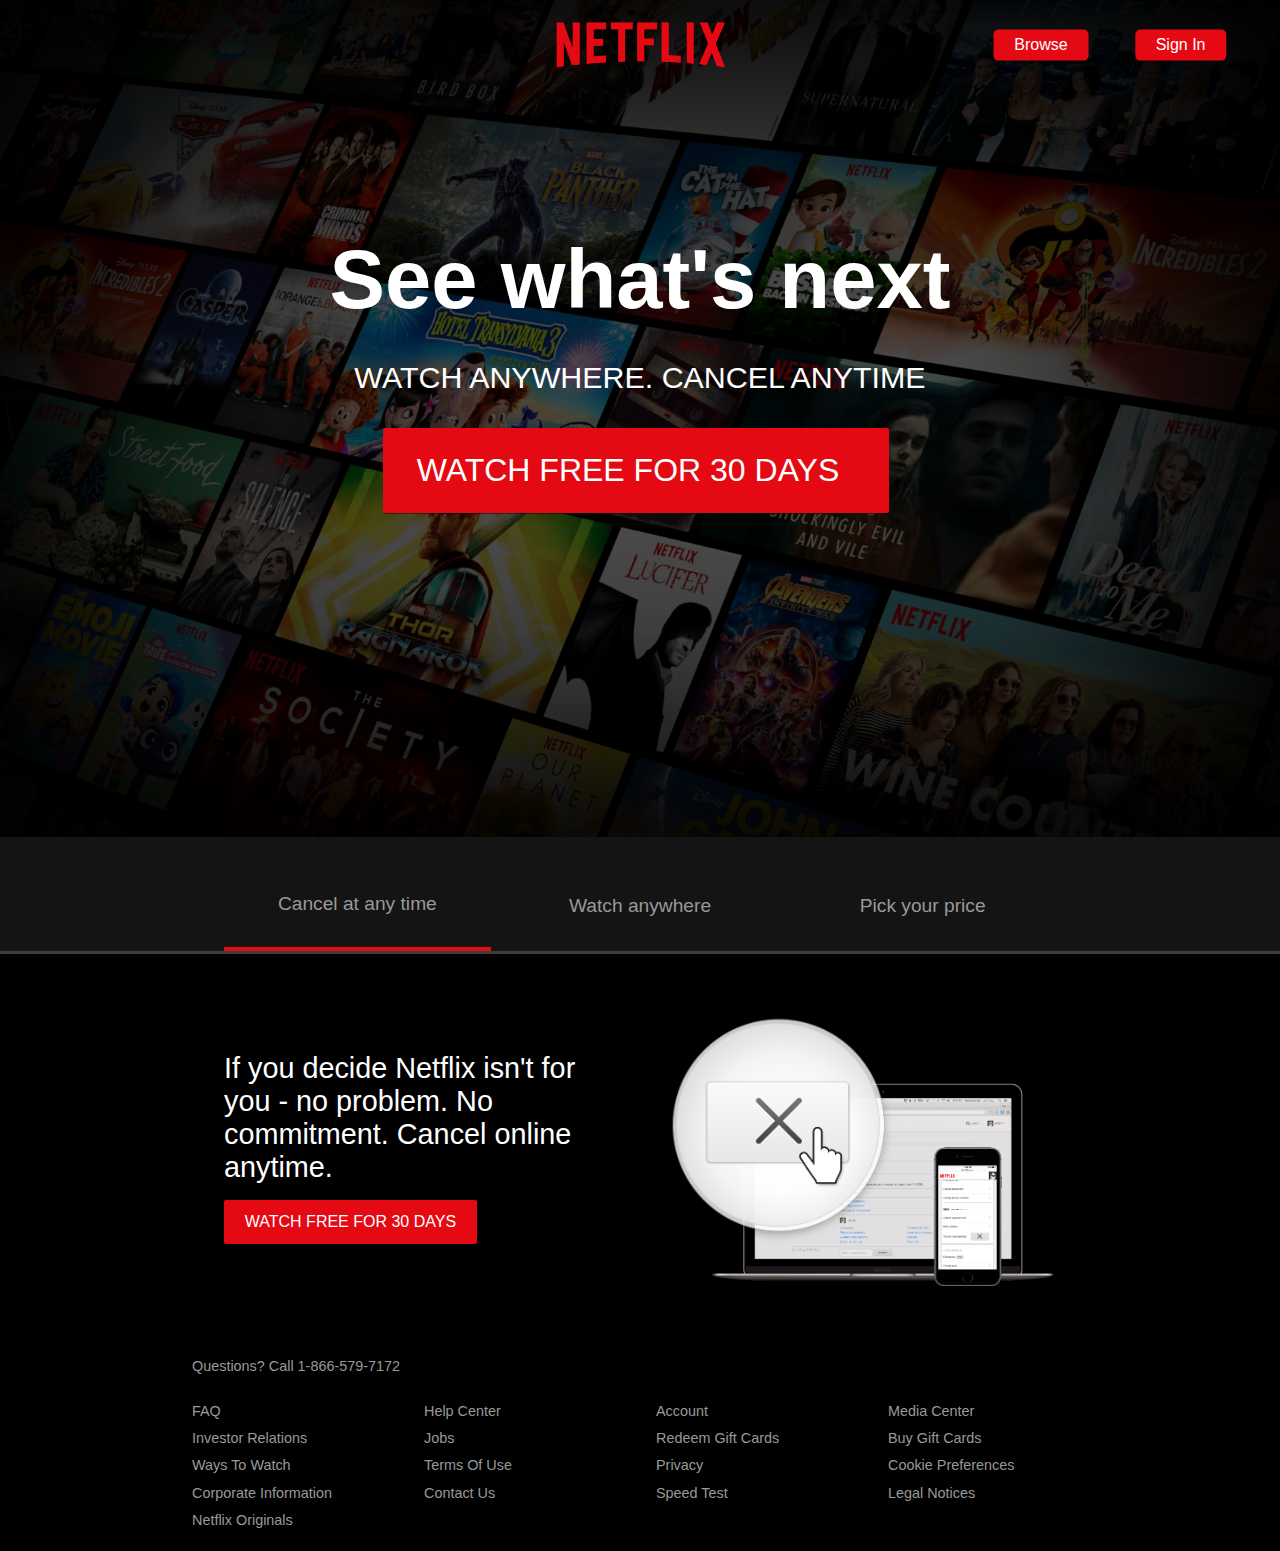
<file: index.html>
<!DOCTYPE html>
<html lang="en">

<head>
    <meta charset="UTF-8">
    <meta name="viewport" content="width=device-width, initial-scale=1.0">
    <title>Netflix Landing Page</title>
    <link rel="stylesheet" href="style.css">
</head>

<body>
    <header class="showcase">
        <div class="showcase-top">
            <img src="images/logo.png" alt="Logo" />
            <a href="/signin.html" class="btn btn-rounded">Sign In</a>
            <a href="/browsepage.html" class="browse browse">Browse</a>
        </div>

        <div class="showcase-content">
            <h1>See what's next</h1>
            <p>Watch anywhere. Cancel Anytime</p>
            <a href="#" class="btn btn-xl">Watch Free For 30 Days <i class="fas fa-chevron-right btn-icon"></i></a>
        </div>
    </header>
    <section class="tabs">
        <div class="container">
            <div id="tab-1" class="tab-item tab-border">
                <i class="fas fa-door-open fa-3x"></i>
                <p class="hide-sm">Cancel at any time</p>
            </div>
            <div id="tab-2" class="tab-item">
                <i class="fas fa-tablet-alt fa-3x"></i>
                <p class="hide-sm">Watch anywhere</p>
            </div>
            <div id="tab-3" class="tab-item">
                <i class="fas fa-tags fa-3x"></i>
                <p class="hide-sm">Pick your price</p>
            </div>
        </div>
    </section>

    <section class="tab-content">
        <div class="container">
            <!-- Tab Content 1 -->
            <div id="tab-1-content" class="tab-content-item show">
                <div class="tab-1-content-inner">
                    <div>
                        <p class="text-lg">
                            If you decide Netflix isn't for you - no problem. No commitment.
                            Cancel online anytime.
                        </p>
                        <a href="#" class="btn btn-lg">Watch Free For 30 Days</a>
                    </div>
                    <img src="images/tab-content-1.png" alt="" />
                </div>
            </div>

            <!-- Tab Content 2 -->
            <div id="tab-2-content" class="tab-content-item">
                <div class="tab-2-content-top">
                    <p class="text-lg">
                        Watch TV shows and movies anytime, anywhere — personalized for
                        you.
                    </p>
                    <a href="#" class="btn btn-lg">Watch Free For 30 Days</a>
                </div>
                <div class="tab-2-content-bottom">
                    <div>
                        <img src="images/tab-content-2-1.png" alt="" />
                        <p class="text-md">
                            Watch on your TV
                        </p>
                        <p class="text-dark">
                            Smart TVs, PlayStation, Xbox, Chromecast, Apple TV, Blu-ray
                            players and more.
                        </p>
                    </div>
                    <div>
                        <img src="images/tab-content-2-2.png" alt="" />
                        <p class="text-md">
                            Watch instantly or download for later
                        </p>
                        <p class="text-dark">
                            Available on phone and tablet, wherever you go.
                        </p>
                    </div>
                    <div>
                        <img src="images/tab-content-2-3.png" alt="" />
                        <p class="text-md">
                            Use any computer
                        </p>
                        <p class="text-dark">
                            Watch right on Netflix.com.
                        </p>
                    </div>
                </div>
            </div>

            <!-- Tab Content 3 -->
            <div id="tab-3-content" class="tab-content-item">
                <div class="text-center">
                    <p class="text-lg">
                        Choose one plan and watch everything on Netflix.
                    </p>
                    <a href="#" class="btn btn-lg">Watch Free For 30 Days</a>
                </div>

                <table class="table">
                    <thead>
                        <tr>
                            <th></th>
                            <th>Basic</th>
                            <th>Standard</th>
                            <th>Premium</th>
                        </tr>
                    </thead>
                    <tbody>
                        <tr>
                            <td>Monthly price after free month ends on 6/19/19</td>
                            <td>$8.99</td>
                            <td>$12.99</td>
                            <td>$15.99</td>
                        </tr>
                        <tr>
                            <td>HD Available</td>
                            <td><i class="fas fa-times"></i></td>
                            <td><i class="fas fa-check"></i></td>
                            <td><i class="fas fa-check"></i></td>
                        </tr>
                        <tr>
                            <td>Ultra HD Available</td>
                            <td><i class="fas fa-times"></i></td>
                            <td><i class="fas fa-times"></i></td>
                            <td><i class="fas fa-check"></i></td>
                        </tr>
                        <tr>
                            <td>Screens you can watch on at the same time</td>
                            <td>1</td>
                            <td>2</td>
                            <td>4</td>
                        </tr>
                        <tr>
                            <td>Watch on your laptop, TV, phone and tablet</td>
                            <td><i class="fas fa-check"></i></td>
                            <td><i class="fas fa-check"></i></td>
                            <td><i class="fas fa-check"></i></td>
                        </tr>
                        <tr>
                            <td>Unlimited movies and TV shows</td>
                            <td><i class="fas fa-check"></i></td>
                            <td><i class="fas fa-check"></i></td>
                            <td><i class="fas fa-check"></i></td>
                        </tr>
                        <tr>
                            <td>Cancel anytime</td>
                            <td><i class="fas fa-check"></i></td>
                            <td><i class="fas fa-check"></i></td>
                            <td><i class="fas fa-check"></i></td>
                        </tr>
                        <tr>
                            <td>First month free</td>
                            <td><i class="fas fa-check"></i></td>
                            <td><i class="fas fa-check"></i></td>
                            <td><i class="fas fa-check"></i></td>
                        </tr>
                    </tbody>
                </table>
            </div>
        </div>
    </section>

    <footer class="footer">
        <p>Questions? Call 1-866-579-7172</p>
        <div class="footer-cols">
            <ul>
                <li><a href="#">FAQ</a></li>
                <li><a href="#">Investor Relations</a></li>
                <li><a href="#">Ways To Watch</a></li>
                <li><a href="#">Corporate Information</a></li>
                <li><a href="#">Netflix Originals</a></li>
            </ul>
            <ul>
                <li><a href="#">Help Center</a></li>
                <li><a href="#">Jobs</a></li>
                <li><a href="#">Terms Of Use</a></li>
                <li><a href="#">Contact Us</a></li>
            </ul>
            <ul>
                <li><a href="#">Account</a></li>
                <li><a href="#">Redeem Gift Cards</a></li>
                <li><a href="#">Privacy</a></li>
                <li><a href="#">Speed Test</a></li>
            </ul>
            <ul>
                <li><a href="#">Media Center</a></li>
                <li><a href="#">Buy Gift Cards</a></li>
                <li><a href="#">Cookie Preferences</a></li>
                <li><a href="#">Legal Notices</a></li>
            </ul>
        </div>
        <script src="index.js"></script>
    </footer>
</body>

</html>
</file>
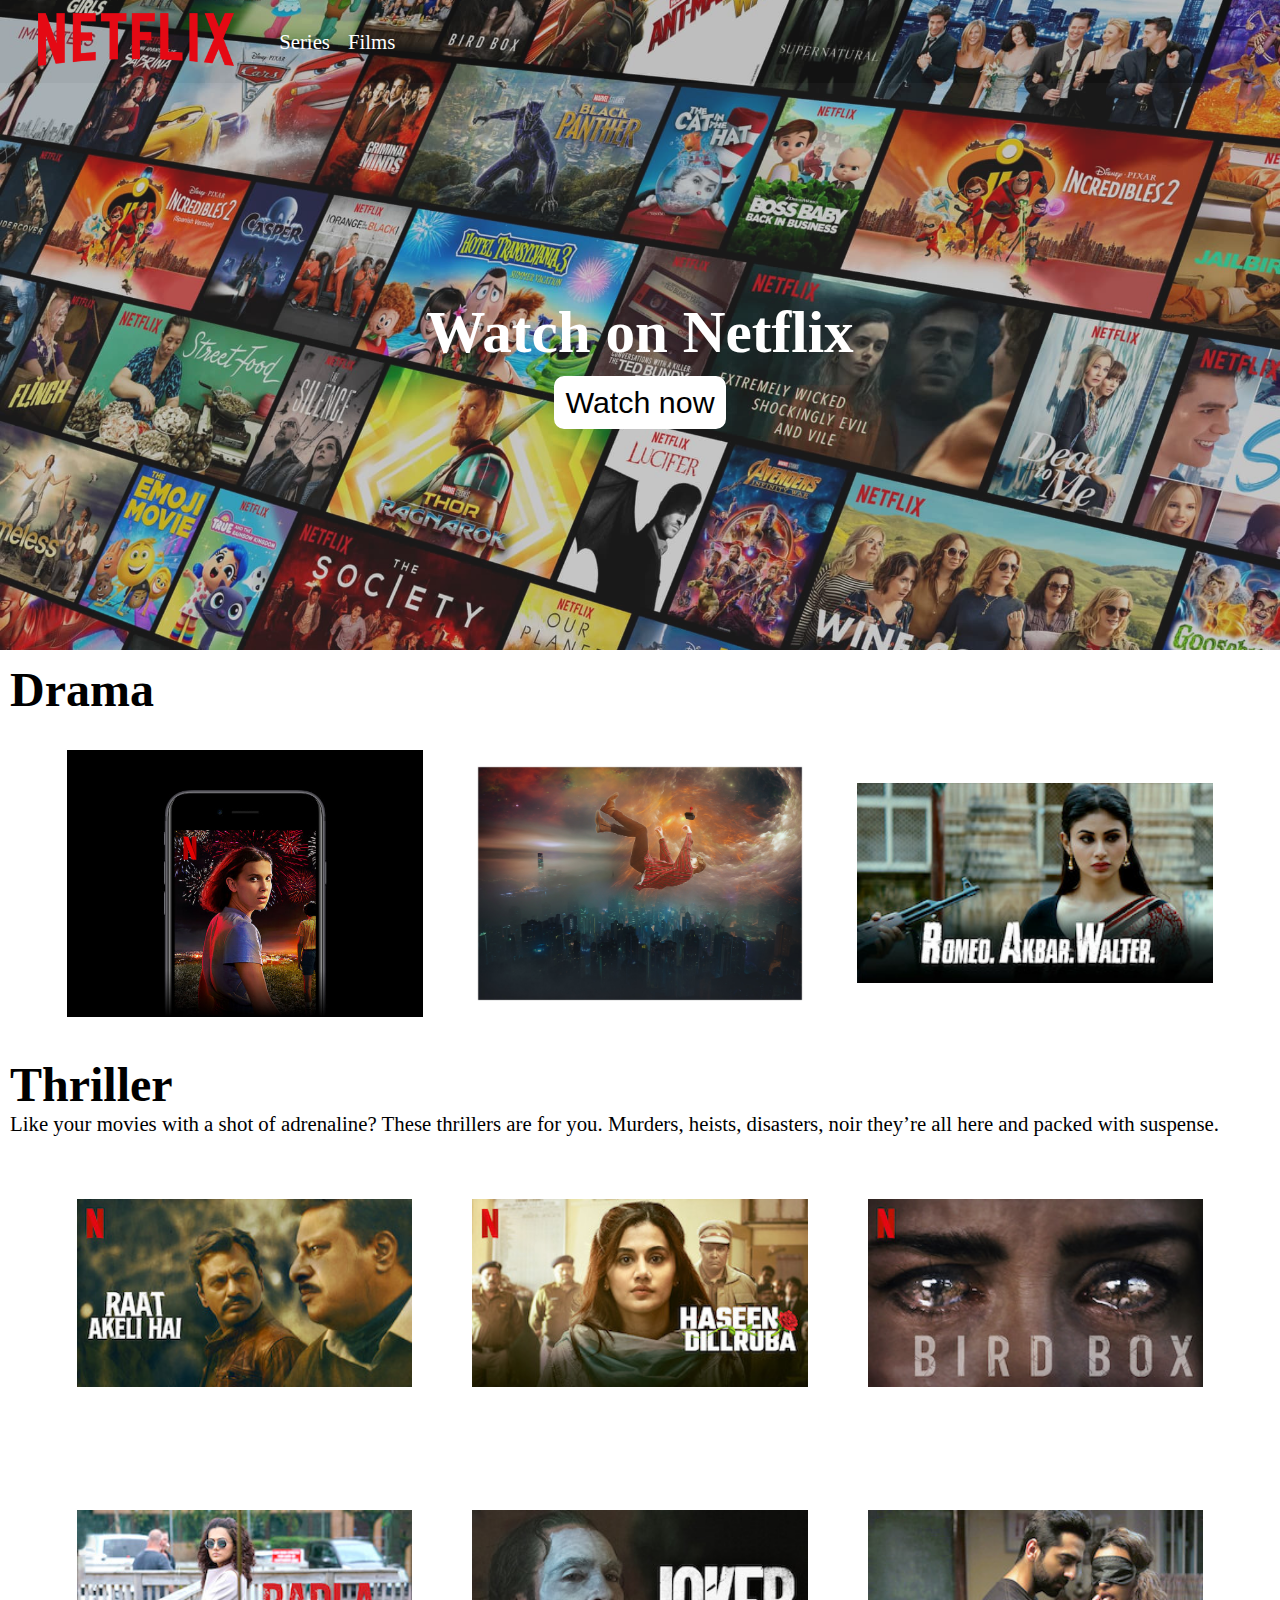
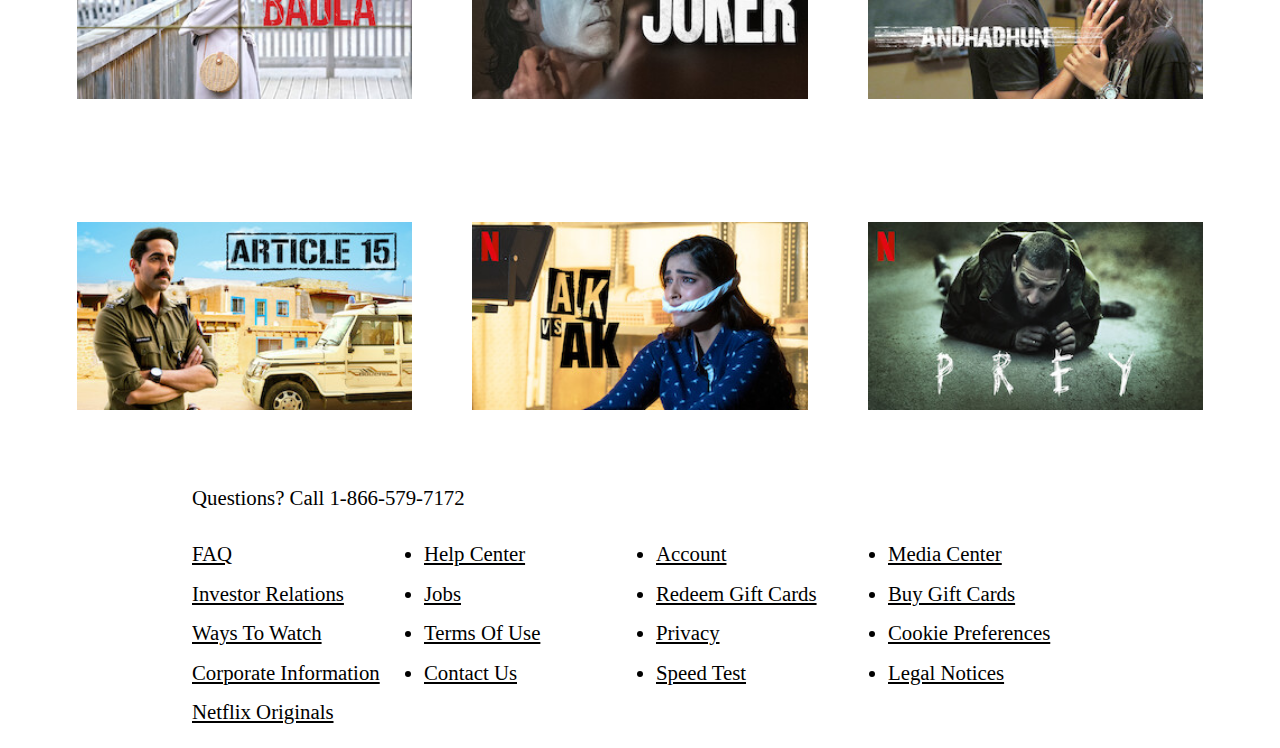
<file: browsepage.html>
<!DOCTYPE html>
<html lang="en">

<head>
    <meta charset="UTF-8">
    <meta name="viewport" content="width=device-width, initial-scale=1.0">
    <title>Browse page</title>
    <link rel="stylesheet" href="browsepage.css">
</head>

<body>
    <nav id="navbar">
        <div id="logo">
            <img src="images/logo.png" alt="Netflix">
        </div>
        <ul>
            <li class="items"><a href="">Series</a></li>
            <li class="items"><a href="">Films</a></li>
        </ul>
    </nav>
    <section id="series">
        <h1 class="h-primary">Watch on Netflix</h1>
        <button class="btn">Watch now</button>
    </section>
    <div id="films">
        <h1>Drama</h1>
        <div class="box">
            <img src="/images/series.jpg" alt="Stanger">
            <img src="/images/strange.jpg" alt="Falling">
            <img src="/images/raw.jpg" alt="Netflix">
        </div>
    </div>
    <div id="thriller">
        <h1>Thriller</h1>
        <p>Like your movies with a shot of adrenaline? These thrillers are for you. Murders, heists, disasters,
            noir
            they’re all here and packed with suspense.</p>
        <div class="box1">
            <img src="/images/rah.jpg" alt="">
            <img src="/images/hd.jpg" alt="">
            <img src="/images/bb.jpg" alt="">
        </div>
        <div class="box1">
            <img src="/images/badla.jpg" alt="">
            <img src="/images/joker.jpg" alt="">
            <img src="/images/andha.jpg" alt="">
        </div>
        <div class="box1">
            <img src="/images/a15.jpg" alt="">
            <img src="/images/ak.jpg" alt="">
            <img src="/images/pray.jpg" alt="">
        </div>
    </div>
    <footer class="footer">
        <p>Questions? Call 1-866-579-7172</p>
        <div class="footer-cols">
            <ul>
                <li><a href="#">FAQ</a></li>
                <li><a href="#">Investor Relations</a></li>
                <li><a href="#">Ways To Watch</a></li>
                <li><a href="#">Corporate Information</a></li>
                <li><a href="#">Netflix Originals</a></li>
            </ul>
            <ul>
                <li><a href="#">Help Center</a></li>
                <li><a href="#">Jobs</a></li>
                <li><a href="#">Terms Of Use</a></li>
                <li><a href="#">Contact Us</a></li>
            </ul>
            <ul>
                <li><a href="#">Account</a></li>
                <li><a href="#">Redeem Gift Cards</a></li>
                <li><a href="#">Privacy</a></li>
                <li><a href="#">Speed Test</a></li>
            </ul>
            <ul>
                <li><a href="#">Media Center</a></li>
                <li><a href="#">Buy Gift Cards</a></li>
                <li><a href="#">Cookie Preferences</a></li>
                <li><a href="#">Legal Notices</a></li>
            </ul>
        </div>
        <script src="index.js"></script>
    </footer>
</body>

</html>
</file>
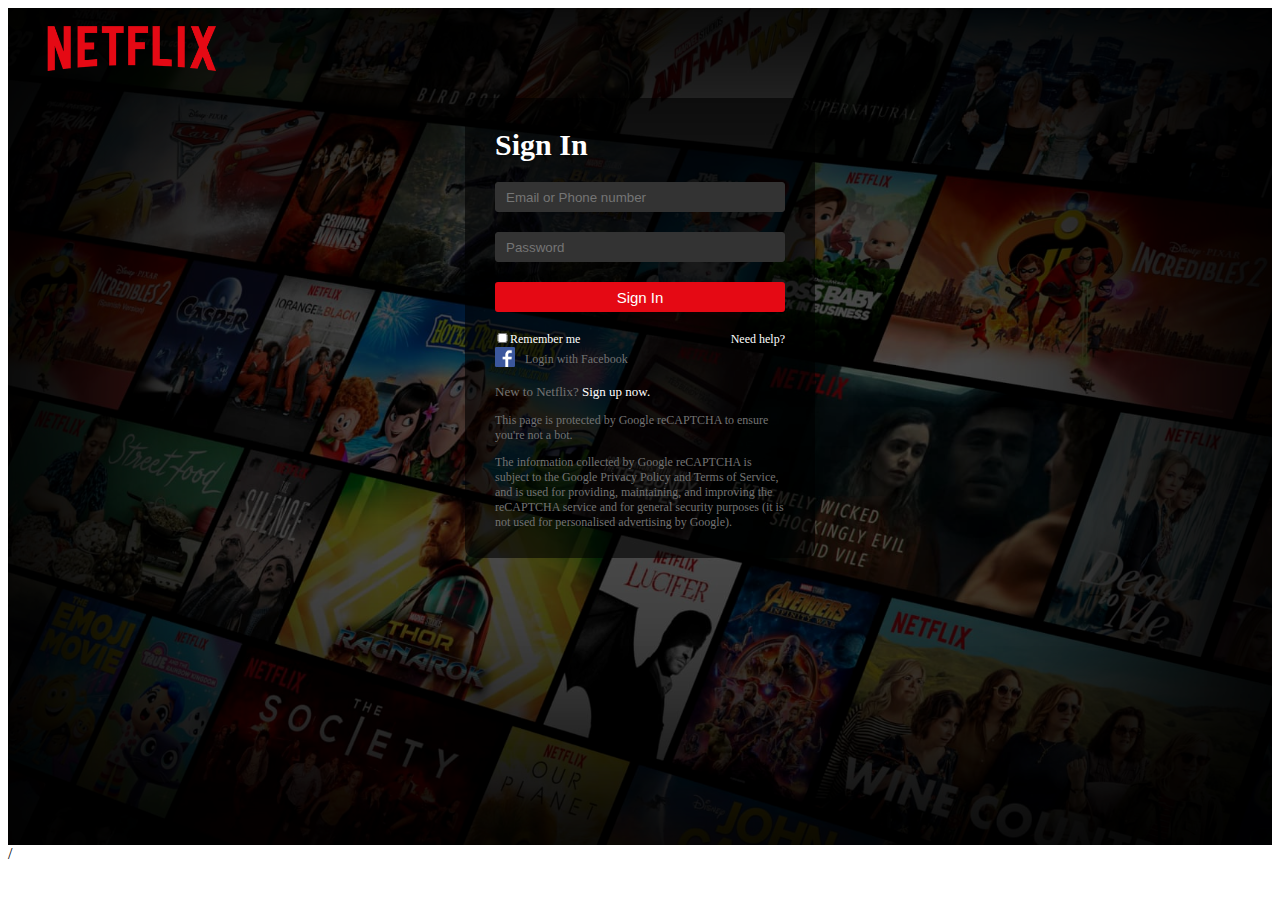
<file: learnmore.html>
<!DOCTYPE html>
<html lang="en">

<head>
    <meta charset="UTF-8">
    <meta name="viewport" content="width=device-width, initial-scale=1.0">
    <title>Sign up</title>
    <link rel="stylesheet" href="signin.css">
</head>

<body>
    <header class="logo">
        <div class="logo-top">
            <img src="images/logo.png" alt="Logo" />
        </div>
        <div class="signin">
            <div class="signinbox">
                <h2>Sign In</h2>
                <form>
                    <div class="input_wrap">
                        <input type="text" placeholder="Email or Phone number">
                    </div>
                    <div class="input_wrap">
                        <input type="text" placeholder="Password">
                    </div>
                    <div class="input_wrap">
                        <button>Sign In</button>
                    </div>
                    <div class="support">
                        <div class="remember">
                            <span><input type="checkbox" style="margin: 0; padding: 0; height: 10px;"></span>
                            <span>Remember me</span>
                        </div>
                        <div class="need_help">
                            Need help?
                        </div>
                    </div>
                    <div class="signin_footer">
                        <div class="signin_facebook">
                            <span><img src="./images/facebook.png" alt="Facebook"></span>
                            <span><a href="#">Login with Facebook</a></span>
                        </div>
                        <div class="signup">
                            <p>New to Netflix? <a href="/signup.html">Sign up now.</a></p>
                        </div>
                        <div class="terms">
                            <p>This page is protected by Google reCAPTCHA to ensure you're not a bot.
                                <div class="learnmore">
                                    <p>The information collected by Google reCAPTCHA is subject to the Google Privacy
                                        Policy and Terms of Service, and is used for providing, maintaining, and
                                        improving the reCAPTCHA service and for general security purposes (it is not
                                        used for personalised advertising by Google).</p>
                                </div>
                        </div>
                    </div>
                </form>
            </div>
        </div>
    </header>/
</body>

</html>
</file>
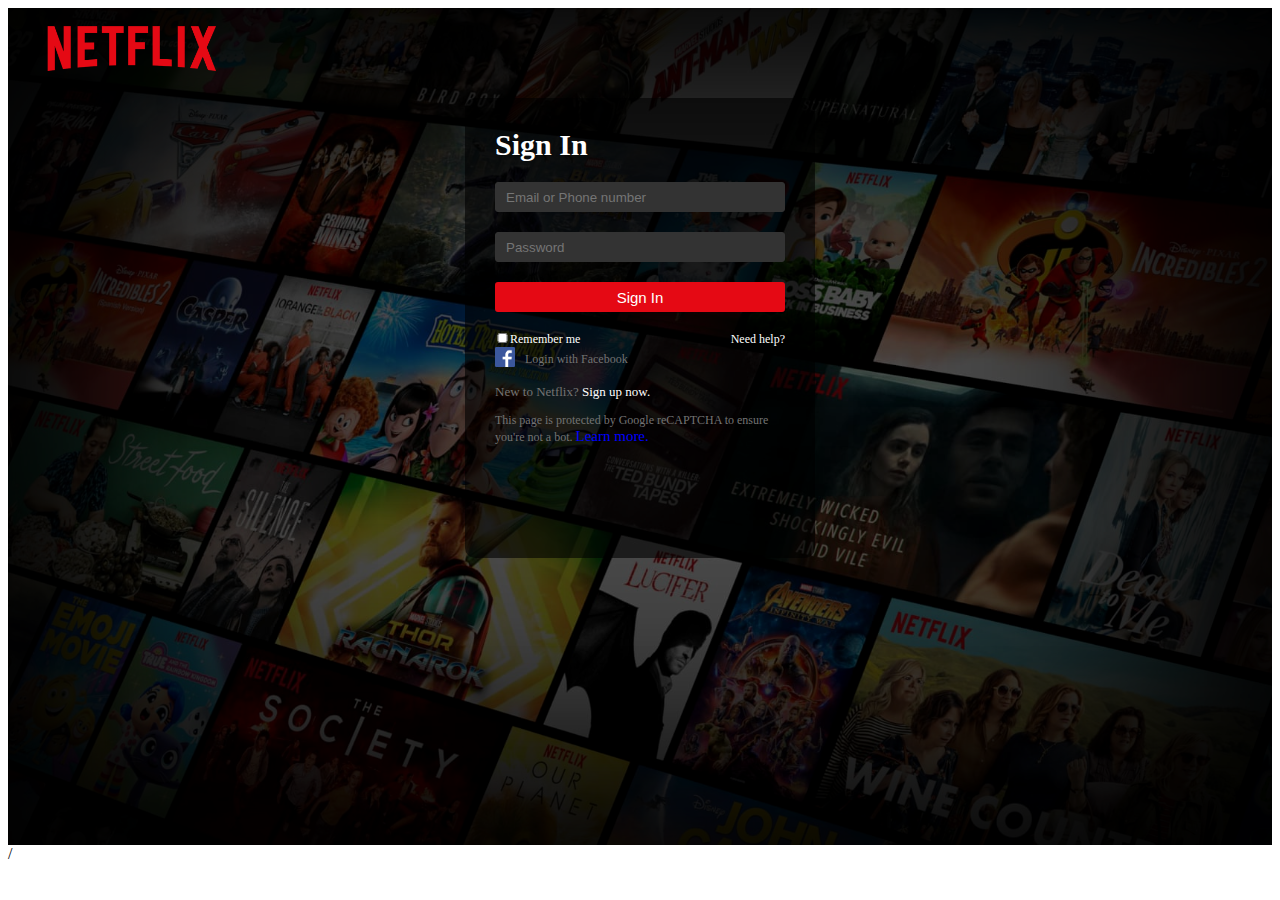
<file: signin.html>
<!DOCTYPE html>
<html lang="en">

<head>
    <meta charset="UTF-8">
    <meta name="viewport" content="width=device-width, initial-scale=1.0">
    <title>Sign up</title>
    <link rel="stylesheet" href="signin.css">
</head>

<body>
    <header class="logo">
        <div class="logo-top">
            <img src="images/logo.png" alt="Logo" />
        </div>
        <div class="signin">
            <div class="signinbox">
                <h2>Sign In</h2>
                <form>
                    <div class="input_wrap">
                        <input type="text" placeholder="Email or Phone number">
                    </div>
                    <div class="input_wrap">
                        <input type="text" placeholder="Password">
                    </div>
                    <div class="input_wrap">
                        <button>Sign In</button>
                    </div>
                    <div class="support">
                        <div class="remember">
                            <span><input type="checkbox" style="margin: 0; padding: 0; height: 10px;"></span>
                            <span>Remember me</span>
                        </div>
                        <div class="need_help">
                            Need help?
                        </div>
                    </div>
                    <div class="signin_footer">
                        <div class="signin_facebook">
                            <span><img src="./images/facebook.png" alt="Facebook"></span>
                            <span><a href="#">Login with Facebook</a></span>
                        </div>
                        <div class="signup">
                            <p>New to Netflix? <a href="/signup.html">Sign up now.</a></p>
                        </div>
                        <div class="terms">
                            <p>This page is protected by Google reCAPTCHA to ensure you're not a bot. <a
                                    href="/learnmore.html">Learn
                                    more.</a></p>
                        </div>
                    </div>
                </form>
            </div>
        </div>
    </header>/
</body>

</html>
</file>
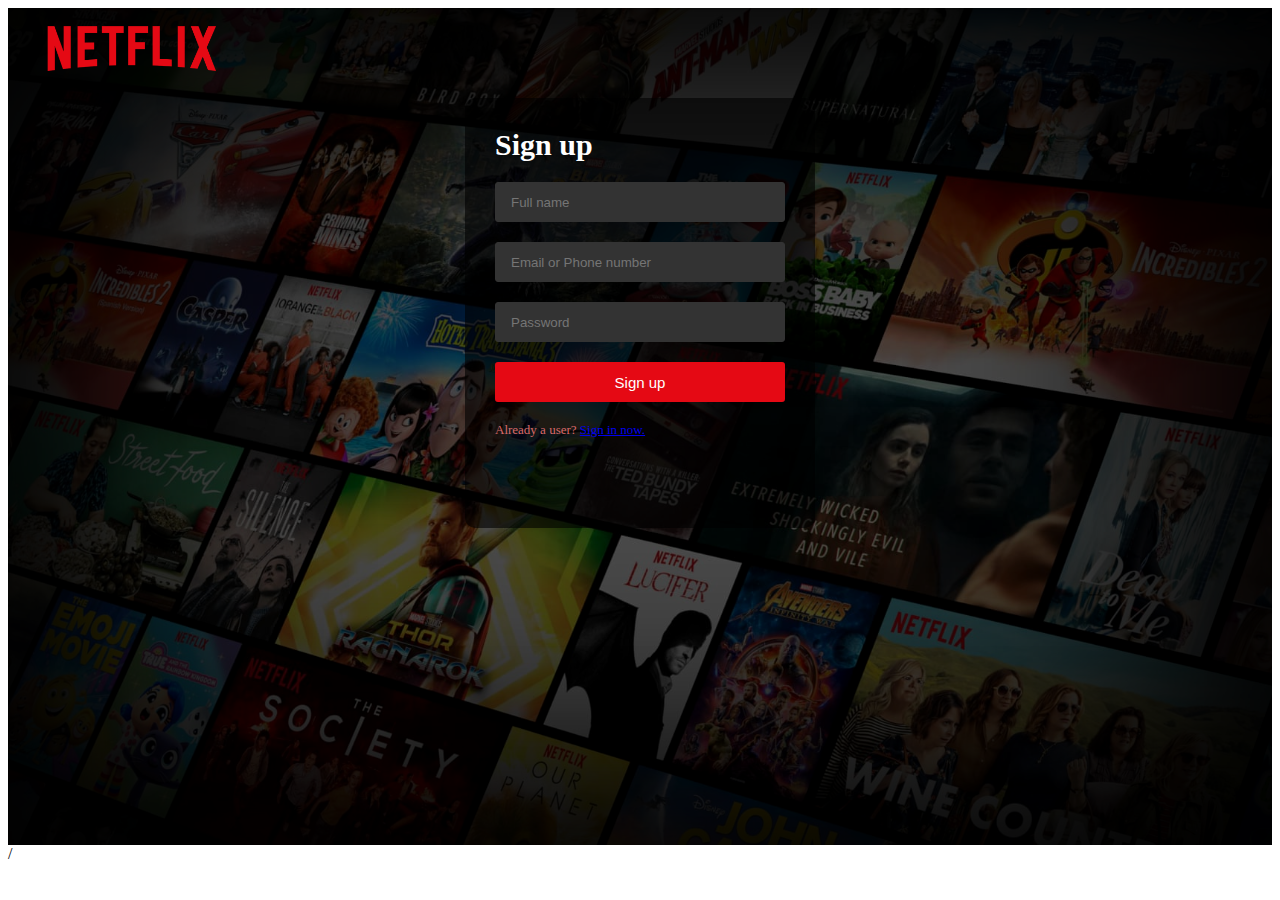
<file: signup.html>
<!DOCTYPE html>
<html lang="en">

<head>
    <meta charset="UTF-8">
    <meta name="viewport" content="width=device-width, initial-scale=1.0">
    <title>Sign up</title>
    <link rel="stylesheet" href="signup.css">
</head>

<body>
    <header class="logo">
        <div class="logo-top">
            <img src="images/logo.png" alt="Logo" />
        </div>
        <div class="signup">
            <div class="signupbox">
                <h2>Sign up</h2>
                <form>
                    <div class="input_wrap">
                        <input type="text" placeholder="Full name">
                    </div>
                    <div class="input_wrap">
                        <input type="text" placeholder="Email or Phone number">
                    </div>
                    <div class="input_wrap">
                        <input type="text" placeholder="Password">
                    </div>
                    <div class="input_wrap">
                        <button>Sign up</button>
                    </div>
                    <div class="signin">
                        <p>Already a user? <a href="/signin.html">Sign in now.</a></p>
                    </div>
                </form>
            </div>
        </div>
    </header>/
</body>

</html>
</file>
<file: style.css>
/* Global Styles */
:root {
	--primary-color: #e50914;
	--dark-color: #141414;
	--light-color: #f4f4f4;
}

* {
	box-sizing: border-box;
	margin: 0;
	padding: 0;
}

body {
	font-family: 'Arial', sans-serif;
	-webkit-font-smoothing: antialiased;
	background: #000;
	color: #999;
}

ul {
	list-style: none;
}

h1,
h2,
h3,
h4 {
	color: #fff;
}

a {
	color: #fff;
	text-decoration: none;
}

p {
	margin: 0.5rem 0;
}

img {
	width: 100%;
}

.showcase {
	width: 100%;
	height: 93vh;
	position: relative;
	background: url('images/background.jpg') no-repeat center center/cover;
}


.showcase::after {
	content: '';
	position: absolute;
	top: 0;
	left: 0;
	width: 100%;
	height: 100%;
	z-index: 1;
	background: rgba(0, 0, 0, 0.6);
	box-shadow: inset 120px 100px 250px #000000, inset -120px -100px 250px #000000;
}

.showcase-top {
	position: relative;
	z-index: 2;
	height: 90px;
}

.showcase-top img {
	width: 170px;
	position: absolute;
	top: 50%;
	left: 50%;
	transform: translate(-50%, -50%);
	margin-left: 0;
}
.showcase-top a {
	position: absolute;
	top: 50%;
	right: 0;
	transform: translate(-50%, -50%);
}

.showcase-content {
	position: relative;
	z-index: 2;
	width: 65%;
	margin: auto;
	display: flex;
	flex-direction: column;
	justify-content: center;
	align-items: center;
	text-align: center;
	margin-top: 9rem;
}

.showcase-content h1 {
	font-weight: 700;
	font-size: 5.2rem;
	line-height: 1.1;
	margin: 0 0 2rem;
}

.showcase-content p {
	text-transform: uppercase;
	color: #fff;
	font-weight: 400;
	font-size: 1.9rem;
	line-height: 1.25;
	margin: 0 0 2rem;
}

/* Tabs */
.tabs {
	background: var(--dark-color);
	padding-top: 1rem;
	border-bottom: 3px solid #3d3d3d;
	border-right: none;
}

.tabs .container {
	display: grid;
	grid-template-columns: repeat(3, 1fr);
	grid-gap: 1rem;
	align-items: center;
	justify-content: center;
	text-align: center;
}

.tabs p {
	font-size: 1.2rem;
	padding-top: 0.5rem;
}

.tabs .container > div {
	padding: 1.5rem 0;
}

.tabs .container > div:hover {
	color: #fff;
	cursor: pointer;
}

.tab-border {
	border-bottom: var(--primary-color) 4px solid;
}

/* Tab Content */
.tab-content {
	padding: 3rem 0;
	background: #000;
	color: #fff;
}

/* Hide initial content */
#tab-1-content,
#tab-2-content,
#tab-3-content {
	display: none;
	opacity: 0;
}

.show {
	display: block !important;
	opacity: 1 !important;
	transition: all 1000 ease-in;
}

#tab-1-content .tab-1-content-inner {
	display: grid;
	grid-template-columns: repeat(2, 1fr);
	grid-gap: 2rem;
	align-items: center;
	justify-content: center;
}

#tab-2-content .tab-2-content-top {
	display: flex;
	flex-direction: column;
	justify-content: center;
	align-items: center;
}

#tab-2-content .tab-2-content-bottom {
	margin-top: 2rem;
	display: grid;
	grid-template-columns: repeat(3, 1fr);
	grid-gap: 2rem;
	text-align: center;
}

.table {
	width: 100%;
	margin-top: 2rem;
	border-collapse: collapse;
	border-spacing: 0;
}

.table thead th {
	text-transform: uppercase;
	padding: 0.8rem;
}

.table tbody {
	display: table-row-group;
	vertical-align: middle;
	border-color: inherit;
}

.table tbody tr td {
	color: #999;
	padding: 0.8rem 1.2rem;
	text-align: center;
}

.table tbody tr td:first-child {
	text-align: left;
}

.table tbody tr:nth-child(odd) {
	background: #222;
}

.footer {
	max-width: 70%;
	margin: 1rem auto;
	overflow: auto;
}

.footer,
.footer a {
	color: #999;
	font-size: 0.9rem;
}

.footer p {
	margin-bottom: 1.5rem;
}

.footer .footer-cols {
	display: grid;
	grid-template-columns: repeat(4, 1fr);
	grid-gap: 2rem;
}

.footer li {
	line-height: 1.9;
}

.footer .lang-select {
	margin-top: 2rem;
	color: #999;
	background-color: #000;
	background-image: none;
	border: 1px solid #333;
	padding: 1rem 1.2rem;
	border-radius: 5px;
}

/* Container */
.container {
	max-width: 70%;
	margin: auto;
	overflow: hidden;
	padding: 0 2rem;
}

/* Text Styles */
.text-xl {
	font-size: 2rem;
}

.text-lg {
	font-size: 1.8rem;
	margin-bottom: 1rem;
}

.text-md {
	margin-bottom: 1.5rem;
	font-size: 1.2rem;
}

.text-center {
	text-align: center;
}

.text-dark {
	color: #999;
}

/* Buttons */
.btn {
	display: inline-block;
	background: var(--primary-color);
	color: #fff;
	padding: 0.4rem 1.3rem;
	font-size: 1rem;
	text-align: center;
	border: none;
	cursor: pointer;
	margin-right: 0.5rem;
	transition: opacity 0.2s ease-in;
	outline: none;
	box-shadow: 0 1px 0 rgba(0, 0, 0, 0.45);
	border-radius: 2px;
}
.browse{
	display: inline-block;
	background: var(--primary-color);
	color: #fff;
	padding: 0.4rem 1.3rem;
	font-size: 1rem;
	text-align: center;
	border: none;
	cursor: pointer;
	margin-right: 9rem;
	transition: opacity 0.2s ease-in;
	outline: none;
	box-shadow: 0 1px 0 rgba(0, 0, 0, 0.45);
	border-radius: 5px;
}
.btn:hover {
	opacity: 0.9;
}
.browse:hover{
	opacity: 0.9;
}


.btn-rounded {
	border-radius: 5px;
}
.browse-rounded{
	border-radius: 5px;
}
.btn-xl {
	font-size: 2rem;
	padding: 1.5rem 2.1rem;
	text-transform: uppercase;
}

.btn-lg {
	font-size: 1rem;
	padding: 0.8rem 1.3rem;
	text-transform: uppercase;
}

.btn-icon {
	margin-left: 1rem;
}

@media (max-width: 960px) {

		.showcase {
		height: 70vh;
	}

	.hide-sm {
	justify-content: space-between;
	}

	.showcase-top img {
		top: 30%;
		left: 5%;
		transform: translate(0);
	}

	.showcase-content h1 {
		font-size: 3.7rem;
		line-height: 1;
	}

	.showcase-content p {
		font-size: 1.5rem;
	}

	.footer .footer-cols {
		grid-template-columns: repeat(2, 1fr);
	}

	.btn-xl {
		font-size: 1.5rem;
		padding: 1.4rem 2rem;
		text-transform: uppercase;
	}

	.text-xl {
		font-size: 1.5rem;
	}

	.text-lg {
		font-size: 1.3rem;
		margin-bottom: 1rem;
	}

	.text-md {
		margin-bottom: 1rem;
		font-size: 1.2rem;
	}
}

@media (max-width: 750px) {
	.showcase::after {
		background: rgba(0, 0, 0, 0.6);
		box-shadow: inset 80px 80px 150px #000000, inset -80px -80px 150px #000000;
	}

	.showcase-content h1 {
		font-size: 1.3rem;
		line-height: 1;
	}

	.showcase-content p {
		font-size: 0.7rem;
	}

	#tab-1-content .tab-1-content-inner {
		display: flex;
		flex-direction: column;
		flex-wrap: wrap;
		text-align: center;
	}

	#tab-2-content .tab-2-content-top {
		display: block;
		text-align: center;
	}

	#tab-2-content .tab-2-content-bottom {
		margin-top: 1rem;
		display: flex;
		flex-direction: column;
		text-align: center;
	}
	#tab-3-content .table{
		display: block;
		font-size: 10px;
	}

	.btn-xl {
		font-size: 0.9rem;
		padding: 1rem 1.3rem;
		text-transform: uppercase;
	}
}

@media(max-height: 700px) {
  .showcase-content {
	margin-top: 1rem;
}
}
</file>
<file: signin.css>
.logo{
    width: 100%;
	height: 93vh;
	position: relative;
	background: url('images/background.jpg') no-repeat center center/cover;
}
.logo::after{
    content: '';
	position: absolute;
	top: 0;
	left: 0;
	width: 100%;
	height: 100%;
	z-index: 1;
	background: rgba(0, 0, 0, 0.6);
	box-shadow: inset 120px 100px 250px #000000, inset -120px -100px 250px #000000;
}
.logo-top{
    position: relative;
	z-index: 2;
	height: 90px;
}
.logo-top img{
    width: 170px;
	position: absolute;
	top: 20%;
	margin-left: 3%;
}
.signin{
	padding: 30px;
	z-index: 70;
	position: relative;
	max-width: 350px;
	height: 460px;
	margin-left: 50%;
	background-color: rgba(0, 0, 0, 0.6);
	border-radius: 10px;
	box-sizing: border-box;
	transform: translateX(-50%);
}
.signin h2{
	font-size: 30px;
	color: #fff;
	margin-top: 0;
	margin-bottom: 20px;
}
.signin input{
	height: 30px;
	width: 100%;
	border-radius: 3px;
	color: #fff;
	background-color: #333;
	border: 1px solid #333;
	padding: 10px;
	box-sizing: border-box;
	outline: none;
}
.input_wrap{
	margin-bottom: 20px;
}
.signin button{
	height: 30px;
	width: 100%;
	color: #fff;
	background-color: #e50914;
	border-radius: 3px;
	font-weight: 300;
	font-size: 15px;
	border: 2px solid #e50914;
}
.support{
	display: flex;
	color: #fff;
	justify-content: space-between;
	font-size: 12px;
}
.support input{
	width: 15px;
	height: 20px;
}
.remember{
	display: flex;
	align-items: center;
}
.remeber span{
	margin-right: 10px;
	height: 20px;
}
.signin_facebook{
	display: flex;
	align-items: center;
	width: 100%;
	color: #737373;
}
.signin_facebook img{
	height: 20px;
	width: 20px;
}
.signin_facebook span{
	margin-right: 10px;
	font-size: 12px;
}
.signin_facebook span a{
	text-decoration: none;
	color: #737373;
}
.signup{
	color: #737373;
	font-size: 13px;
}
.signup a{
	color: #fff;
	font-size: 13px;
	text-decoration: none;
}
.terms{
	color: #737373;
	font-size: 12px;
}
.terms a{
	text-decoration: none;
	color: blue;
	font-size: 15px;
}
</file>
<file: signup.css>
.logo{
    width: 100%;
	height: 93vh;
	position: relative;
	background: url('images/background.jpg') no-repeat center center/cover;
}
.logo::after{
    content: '';
	position: absolute;
	top: 0;
	left: 0;
	width: 100%;
	height: 100%;
	z-index: 1;
	background: rgba(0, 0, 0, 0.6);
	box-shadow: inset 120px 100px 250px #000000, inset -120px -100px 250px #000000;
}
.logo-top{
    position: relative;
	z-index: 2;
	height: 90px;
}
.logo-top img{
    width: 170px;
	position: absolute;
	top: 20%;
	margin-left: 3%;
}
.signup{
	padding: 30px;
	z-index: 70;
	position: relative;
	max-width: 350px;
	height: 430px;
	margin-left: 50%;
	background-color: rgba(0, 0, 0, 0.6);
	border-radius: 10px;
	box-sizing: border-box;
	transform: translateX(-50%);
}
.signup h2{
	font-size: 30px;
	color: #fff;
	margin-top: 0;
	margin-bottom: 20px;
}
.signup input{
	height: 40px;
	width: 100%;
	border-radius: 3px;
	color: #fff;
	background-color: #333;
	border: 1px solid #333;
	padding: 15px;
	box-sizing: border-box;
	outline: none;
}
.input_wrap{
	margin-bottom: 20px;
}
.signup button{
	height: 40px;
	width: 100%;
	color: #fff;
	background-color: #e50914;
	border-radius: 3px;
	font-weight: 300;
	font-size: 15px;
	border: 2px solid #e50914;
}
.signin{
	color: #d86969;
	font-size: 13px;
}
</file>
<file: browsepage.css>
/* CSS Reset */
*{
    margin: 0;
    padding: 0;
}
/* CSS variables */
:root{
    --navbar-height:59px;
}
/* Navigation bar */
#navbar{
    display: flex;
    align-items: center;
    position: relative;
    top: 0;
}
#navbar::before{
    content: "";
    background-color: black;
    position: absolute;
    top: 0px;
    left: 0px;
    height: 100%;
    width: 100%;
    z-index: -1;
    opacity: 0.3;
}
/* Logo and Image  */
#logo{
    margin: 10px 30px;
}
#logo img{
    top: 30%;
    height: 53px;
    margin: 3px 6px; 
}
/* Navigation bar: List styling */

#navbar ul{
    display: flex;
    }
#navbar ul li{
    /* color: white; */
    list-style: none;
    font-size: 1.3rem;
}
#navbar ul li a{
    display: block;
    padding: 3px 9px; 
    border-radius: 30px;
    color: white;
    text-decoration: none;
}
#navbar ul li a:hover{
    color: black;
    background-color: white;
}
/* Series section  */
#series{
    display: flex;
    flex-direction: column;
    padding: 3px 200px;
    height: 563px;
    justify-content: center;
    align-items: center;
}
#series::before{
    content: "";
    background: url('images/background.jpg') no-repeat center center/cover;
    position: absolute;
    top: 0px;
    left: 0px;
    height: 650px;
    width: 100%;
    z-index: -1;
    opacity: 0.9;
}
#series h1{
    font-size: 3.7rem;
    color: #fff;
}
#series p{
    color: #fff;
    font-size: 2.3rem;
}
/* Films section */

#films{
    margin: 10px;
    flex-direction: column;
}
#films .box{
    display: flex;
    padding: 30px;
    margin: 3px 7px;
    border-radius: 19px;
}
#films .box img{
    height: 30%;
    width: 30%;
    display: flex;
    flex-direction: column;
    margin: auto;
}
#thriller{
    margin: 10px;
    flex-direction: row;
}
#thriller .box1{
    display: flex;
    padding: 30px;
    margin: 3px 7px;
    border-radius: 19px;
}
#thriller .box1 img{
    height: 30%;
    width: 30%;
    display: flex;
    flex-direction: column;
    margin: 30px;
}
#films h1{
    font-size: 3rem;
}
#thriller h1{
    font-size: 3rem;
}
#thriller p{
font-size: 1.3rem;
}

.btn{
    padding: 7px 9px;
    border: 2px solid white;
    background-color: #fff;
    color: #000;
    margin: 9px;
    font-size: 1.9rem;
    border-radius: 10px;
    cursor: pointer;
}
.footer {
	max-width: 70%;
	margin: 1rem auto;
	overflow: auto;
}

.footer,
.footer a {
	color: #000;
	font-size: 1.3rem;
}

.footer p {
	margin-bottom: 1.5rem;
}

.footer .footer-cols {
	display: grid;
	grid-template-columns: repeat(4, 1fr);
	grid-gap: 2rem;
}

.footer li {
	line-height: 1.9;
}

.footer .lang-select {
	margin-top: 2rem;
	color: #999;
	background-color: #000;
	background-image: none;
	border: 1px solid #333;
	padding: 1rem 1.2rem;
	border-radius: 5px;
}
</file>
